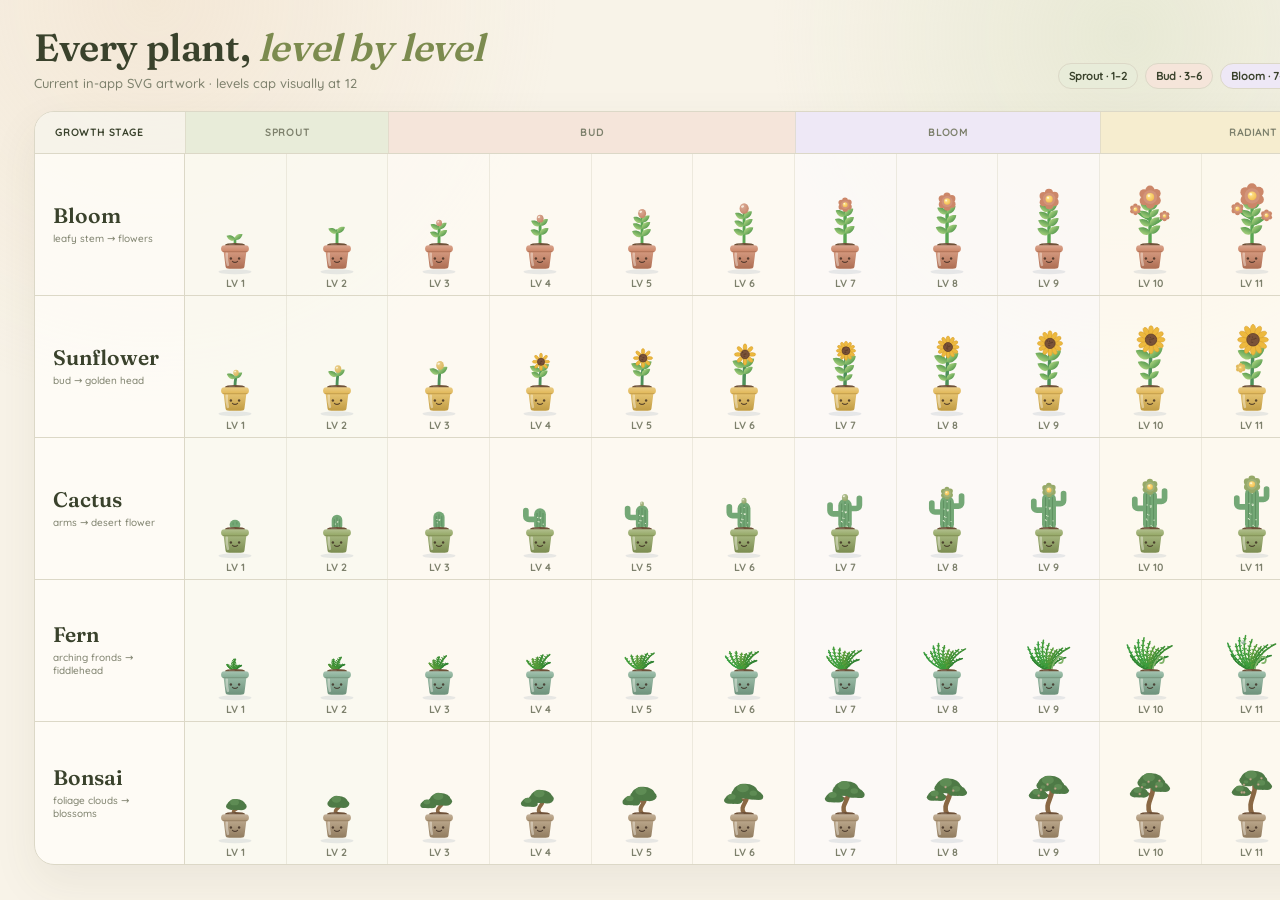
<file: tmp/plant-levels.html>
<!doctype html>
<html lang="en">
<head>
  <meta charset="utf-8">
  <meta name="viewport" content="width=device-width, initial-scale=1">
  <title>Bloom — current plant level progression</title>
  <style>
    @font-face {
      font-family: Fraunces;
      src: url("/ios/Bloom/Fonts/Fraunces-Regular.ttf");
    }
    @font-face {
      font-family: Quicksand;
      src: url("/ios/Bloom/Fonts/Quicksand-Medium.ttf");
    }
    :root {
      --cream: #f8f3e8;
      --card: #fffdf8;
      --ink: #3a422c;
      --muted: #7d806c;
      --line: #dcd8c7;
      --sage: #7c8b4f;
      --sage-soft: #e8ecd9;
      --peach-soft: #f5e5da;
      --lilac-soft: #eee8f6;
      --gold-soft: #f6edcf;
    }
    * { box-sizing: border-box; }
    html, body { margin: 0; min-height: 100%; }
    body {
      width: 1440px;
      padding: 28px 34px 34px;
      color: var(--ink);
      background:
        radial-gradient(circle at 12% 0%, rgba(234, 208, 178, .32), transparent 28%),
        radial-gradient(circle at 88% 4%, rgba(202, 215, 178, .35), transparent 25%),
        var(--cream);
      font-family: Quicksand, system-ui, sans-serif;
    }
    header {
      display: flex;
      align-items: end;
      justify-content: space-between;
      gap: 28px;
      margin-bottom: 20px;
    }
    h1 {
      margin: 0;
      font: 38px/1.05 Fraunces, Georgia, serif;
      letter-spacing: -.4px;
    }
    h1 em { color: var(--sage); font-weight: 400; }
    .sub {
      margin: 7px 0 0;
      color: var(--muted);
      font-size: 13px;
    }
    .legend {
      display: flex;
      gap: 7px;
      padding-bottom: 2px;
      white-space: nowrap;
    }
    .pill {
      padding: 5px 10px;
      border: 1px solid var(--line);
      border-radius: 999px;
      font-size: 11px;
      font-weight: 700;
    }
    .sprout { background: var(--sage-soft); }
    .bud { background: var(--peach-soft); }
    .bloom { background: var(--lilac-soft); }
    .radiant { background: var(--gold-soft); }
    .sheet {
      overflow: hidden;
      border: 1px solid var(--line);
      border-radius: 20px;
      background: rgba(255, 253, 248, .83);
      box-shadow: 0 18px 45px rgba(76, 72, 52, .08);
    }
    .head, .species-row {
      display: grid;
      grid-template-columns: 150px repeat(12, 1fr);
    }
    .head {
      min-height: 42px;
      border-bottom: 1px solid var(--line);
      background: rgba(245, 241, 231, .76);
    }
    .head > div {
      display: grid;
      place-items: center;
      border-left: 1px solid rgba(220, 216, 199, .7);
      color: var(--muted);
      font-size: 10px;
      font-weight: 700;
      letter-spacing: .08em;
      text-transform: uppercase;
    }
    .head .blank {
      place-items: center start;
      padding-left: 20px;
      border-left: 0;
      color: var(--ink);
    }
    .head .sprout { grid-column: 2 / span 2; }
    .head .bud { grid-column: 4 / span 4; }
    .head .bloom { grid-column: 8 / span 3; }
    .head .radiant { grid-column: 11 / span 3; }
    .species-row {
      min-height: 142px;
      border-bottom: 1px solid var(--line);
    }
    .species-row:last-child { border-bottom: 0; }
    .species-name {
      display: flex;
      flex-direction: column;
      justify-content: center;
      padding: 0 18px;
      border-right: 1px solid var(--line);
    }
    .species-name strong {
      font: 21px/1.1 Fraunces, Georgia, serif;
    }
    .species-name span {
      margin-top: 5px;
      color: var(--muted);
      font-size: 10px;
    }
    .level {
      position: relative;
      display: flex;
      align-items: flex-end;
      justify-content: center;
      min-width: 0;
      padding: 7px 0 20px;
      border-right: 1px solid rgba(220, 216, 199, .48);
    }
    .level:last-child { border-right: 0; }
    .level:nth-child(2), .level:nth-child(3) { background: rgba(232, 236, 217, .18); }
    .level:nth-child(n+4):nth-child(-n+7) { background: rgba(245, 229, 218, .13); }
    .level:nth-child(n+8):nth-child(-n+10) { background: rgba(238, 232, 246, .14); }
    .level:nth-child(n+11) { background: rgba(246, 237, 207, .18); }
    .level-label {
      position: absolute;
      right: 0;
      bottom: 5px;
      left: 0;
      text-align: center;
      color: var(--muted);
      font-size: 10px;
      font-weight: 700;
    }
    .plant { display: block; }
    .sway { transform-origin: 60px 102px; }
  </style>
</head>
<body>
  <header>
    <div>
      <h1>Every plant, <em>level by level</em></h1>
      <p class="sub">Current in-app SVG artwork · levels cap visually at 12</p>
    </div>
    <div class="legend" aria-label="growth stages">
      <span class="pill sprout">Sprout · 1–2</span>
      <span class="pill bud">Bud · 3–6</span>
      <span class="pill bloom">Bloom · 7–9</span>
      <span class="pill radiant">Radiant · 10–12</span>
    </div>
  </header>
  <main class="sheet">
    <div class="head">
      <div class="blank">Growth stage</div>
      <div class="sprout">Sprout</div>
      <div class="bud">Bud</div>
      <div class="bloom">Bloom</div>
      <div class="radiant">Radiant</div>
    </div>
    <div id="rows"></div>
  </main>
  <script type="module">
    import { plantSVG, SPECIES } from "/js/plant.js";

    const colors = {
      bloom: "#C97F5F",
      sunflower: "#E0B54F",
      cactus: "#8FA35E",
      fern: "#7FA98F",
      bonsai: "#A9906E",
    };
    const notes = {
      bloom: "leafy stem → flowers",
      sunflower: "bud → golden head",
      cactus: "arms → desert flower",
      fern: "arching fronds → fiddlehead",
      bonsai: "foliage clouds → blossoms",
    };
    const rows = document.querySelector("#rows");

    for (const [key, species] of Object.entries(SPECIES)) {
      const row = document.createElement("section");
      row.className = "species-row";
      row.innerHTML = `
        <div class="species-name">
          <strong>${species.label}</strong>
          <span>${notes[key]}</span>
        </div>
        ${Array.from({ length: 12 }, (_, index) => {
          const level = index + 1;
          return `<div class="level">
            ${plantSVG({ id: `sheet-${key}`, species: key, color: colors[key] }, level, 76)}
            <div class="level-label">LV ${level}</div>
          </div>`;
        }).join("")}
      `;
      rows.append(row);
    }
  </script>
</body>
</html>
</file>
